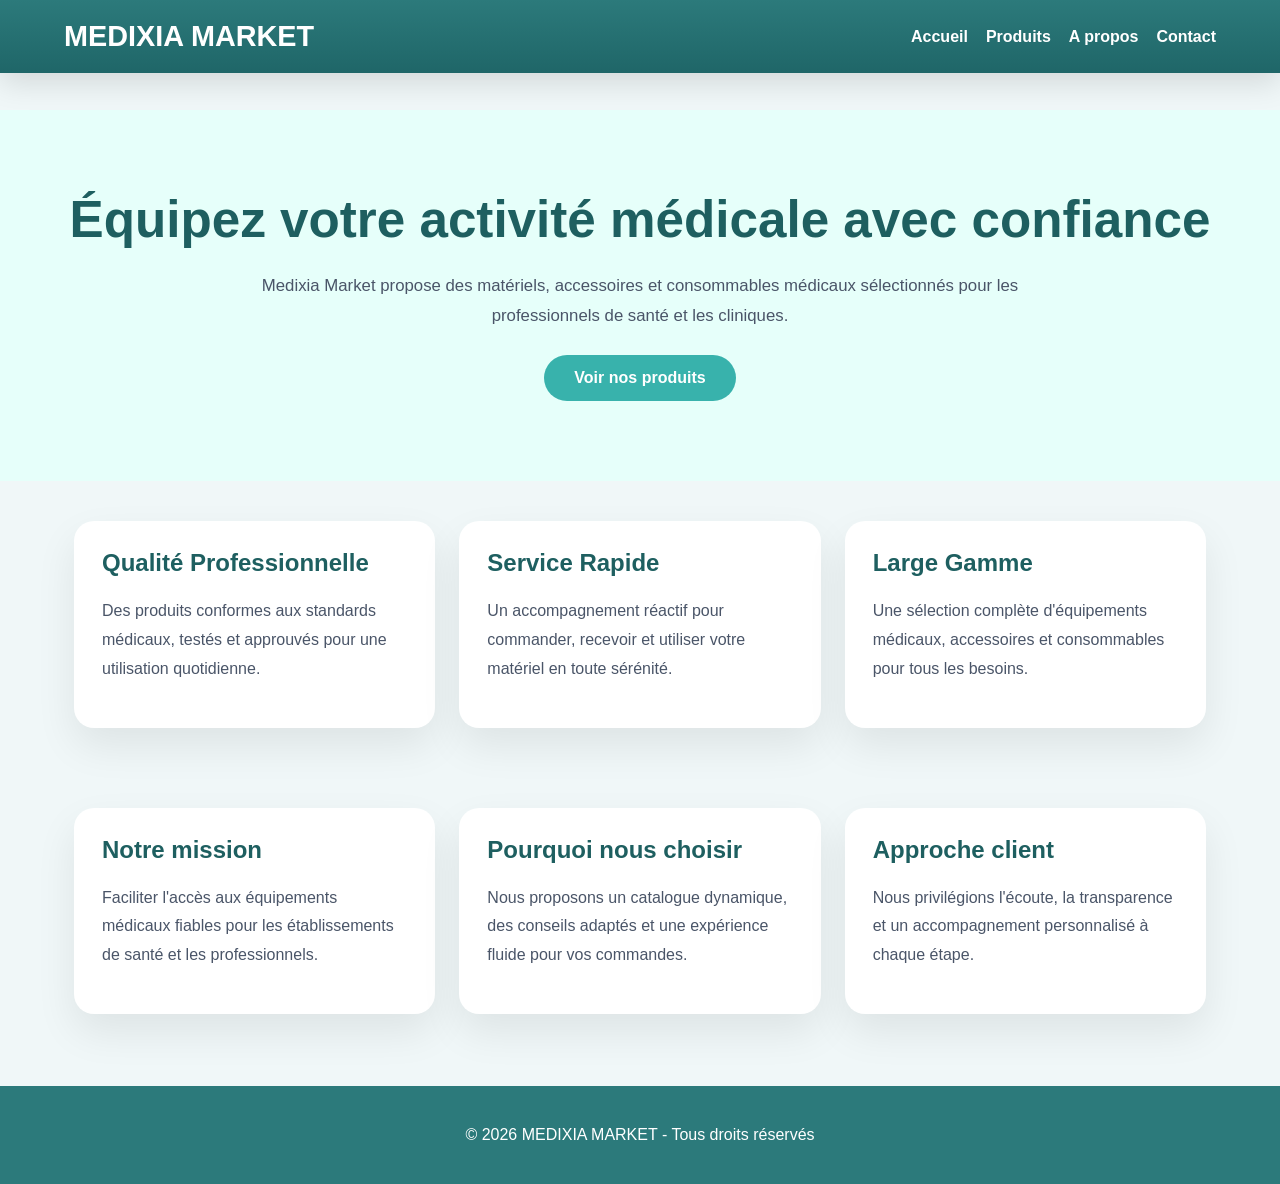
<file: index.html>
﻿<!DOCTYPE html>
<html lang="fr">

<head>
    <meta charset="UTF-8">
    <meta name="viewport" content="width=device-width, initial-scale=1.0">
    <title>MEDIXIA MARKET</title>
    <meta name="description" content="Medixia Market propose des équipements médicaux, accessoires et consommables pour professionnels de santé et cliniques.">
    <meta name="keywords" content="équipements médicaux, matériel médical, consommables médicaux, professionnels de santé, MEDIXIA MARKET">
    <meta name="author" content="MEDIXIA MARKET">
    <meta name="robots" content="index, follow">
    <link rel="stylesheet" href="style.css">
</head>

<body>
    <header>
        <div class="header-inner">
            <div>
                <h1>MEDIXIA MARKET</h1>
                <!-- <p class="site-tagline">Votre partenaire pour des équipements médicaux fiables et accessibles.</p> -->
            </div>
            <button class="nav-toggle" aria-expanded="false" aria-label="Ouvrir le menu">☰</button>
            <nav class="nav-links">
                <a href="index.html">Accueil</a>
                <a href="produits.html">Produits</a>
                <a href="apropos.html">A propos</a>
                <a href="contact.html">Contact</a>
            </nav>
        </div>
    </header>

    <main>
        <section class="hero">
            <h1>Équipez votre activité médicale avec confiance</h1>
            <p>Medixia Market propose des matériels, accessoires et consommables médicaux sélectionnés pour les professionnels de santé et les cliniques.</p>
            <a class="btn" href="produits.html">Voir nos produits</a>
        </section>

        <section class="container features">
            <article class="feature">
                <h2>Qualité Professionnelle</h2>
                <p>Des produits conformes aux standards médicaux, testés et approuvés pour une utilisation quotidienne.</p>
            </article>
            <article class="feature">
                <h2>Service Rapide</h2>
                <p>Un accompagnement réactif pour commander, recevoir et utiliser votre matériel en toute sérénité.</p>
            </article>
            <article class="feature">
                <h2>Large Gamme</h2>
                <p>Une sélection complète d'équipements médicaux, accessoires et consommables pour tous les besoins.</p>
            </article>
        </section>

        <section class="container info-grid">
            <article class="info-card">
                <h2>Notre mission</h2>
                <p>Faciliter l'accès aux équipements médicaux fiables pour les établissements de santé et les professionnels.</p>
            </article>
            <article class="info-card">
                <h2>Pourquoi nous choisir</h2>
                <p>Nous proposons un catalogue dynamique, des conseils adaptés et une expérience fluide pour vos commandes.</p>
            </article>
            <article class="info-card">
                <h2>Approche client</h2>
                <p>Nous privilégions l'écoute, la transparence et un accompagnement personnalisé à chaque étape.</p>
            </article>
        </section>
    </main>

    <footer>
        <p>© 2026 MEDIXIA MARKET - Tous droits réservés</p>
    </footer>

    <script src="script.js"></script>
</body>

</html>
</file>
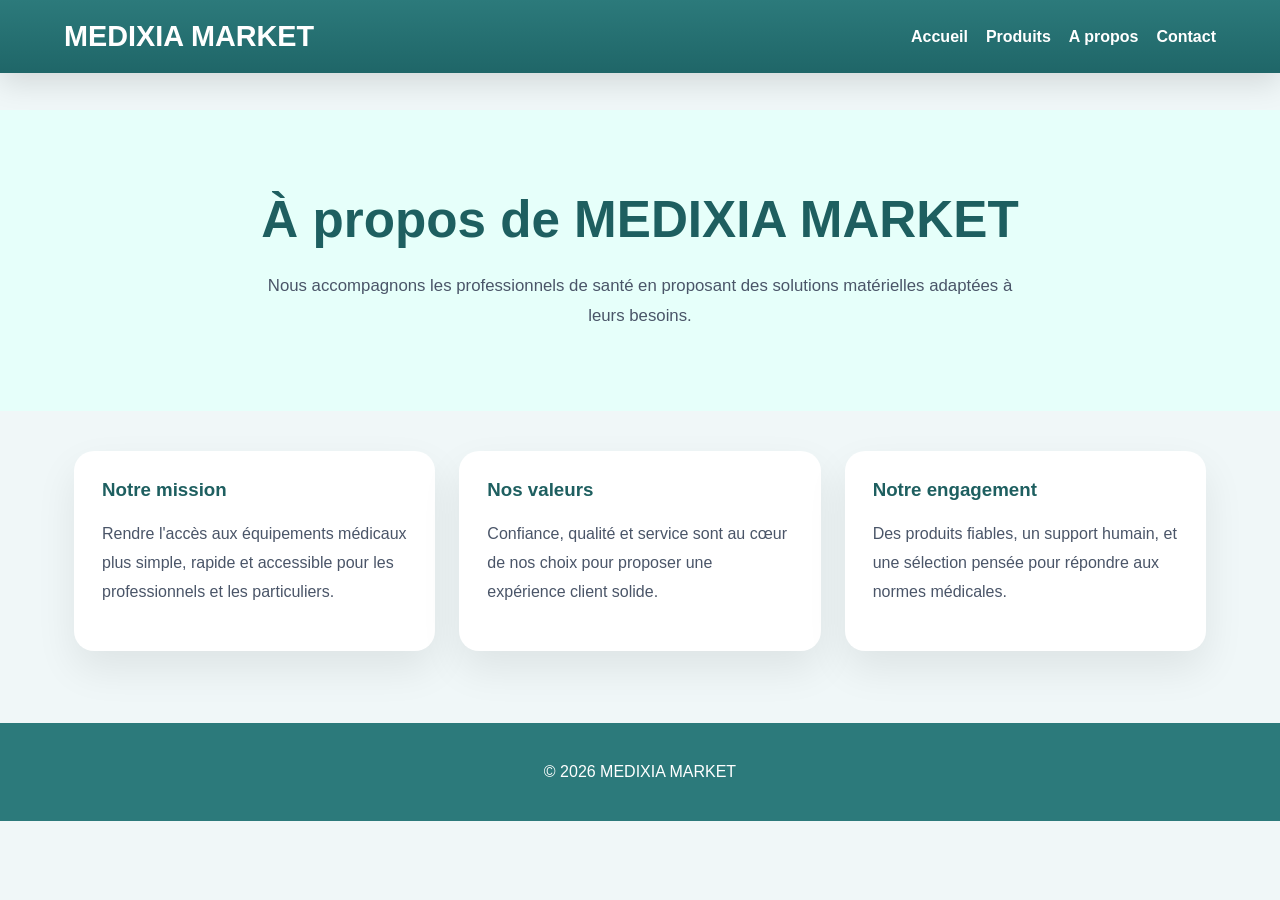
<file: apropos.html>
﻿<!DOCTYPE html>
<html lang="fr">

<head>
    <meta charset="UTF-8">
    <meta name="viewport" content="width=device-width, initial-scale=1.0">
    <title>A propos - MEDIXIA MARKET</title>
    <meta name="description" content="Découvrez l'histoire, les valeurs et l'engagement de MEDIXIA MARKET pour fournir des matériels médicaux fiables et accessibles.">
    <meta name="keywords" content="MEDIXIA MARKET, à propos, matériel médical, engagement santé, valeurs entreprise">
    <meta name="author" content="MEDIXIA MARKET">
    <meta name="robots" content="index, follow">
    <link rel="stylesheet" href="style.css">
</head>

<body>
    <header>
        <div class="header-inner">
            <div>
                <h1>MEDIXIA MARKET</h1>
                <!-- <p class="site-tagline">Entreprise dédiée à la fourniture de matériels médicaux de confiance.</p> -->
            </div>
            <button class="nav-toggle" aria-expanded="false" aria-label="Ouvrir le menu">☰</button>
            <nav class="nav-links">
                <a href="index.html">Accueil</a>
                <a href="produits.html">Produits</a>
                <a href="apropos.html">A propos</a>
                <a href="contact.html">Contact</a>
            </nav>
        </div>
    </header>

    <main>
        <section class="hero hero-small">
            <h1>À propos de MEDIXIA MARKET</h1>
            <p>Nous accompagnons les professionnels de santé en proposant des solutions matérielles adaptées à leurs besoins.</p>
        </section>

        <section class="container about-grid">
            <article class="about-card">
                <h3>Notre mission</h3>
                <p>Rendre l'accès aux équipements médicaux plus simple, rapide et accessible pour les professionnels et les particuliers.</p>
            </article>
            <article class="about-card">
                <h3>Nos valeurs</h3>
                <p>Confiance, qualité et service sont au cœur de nos choix pour proposer une expérience client solide.</p>
            </article>
            <article class="about-card">
                <h3>Notre engagement</h3>
                <p>Des produits fiables, un support humain, et une sélection pensée pour répondre aux normes médicales.</p>
            </article>
        </section>
    </main>

    <footer>
        <p>© 2026 MEDIXIA MARKET</p>
    </footer>

    <script src="script.js"></script>
</body>

</html>
</file>
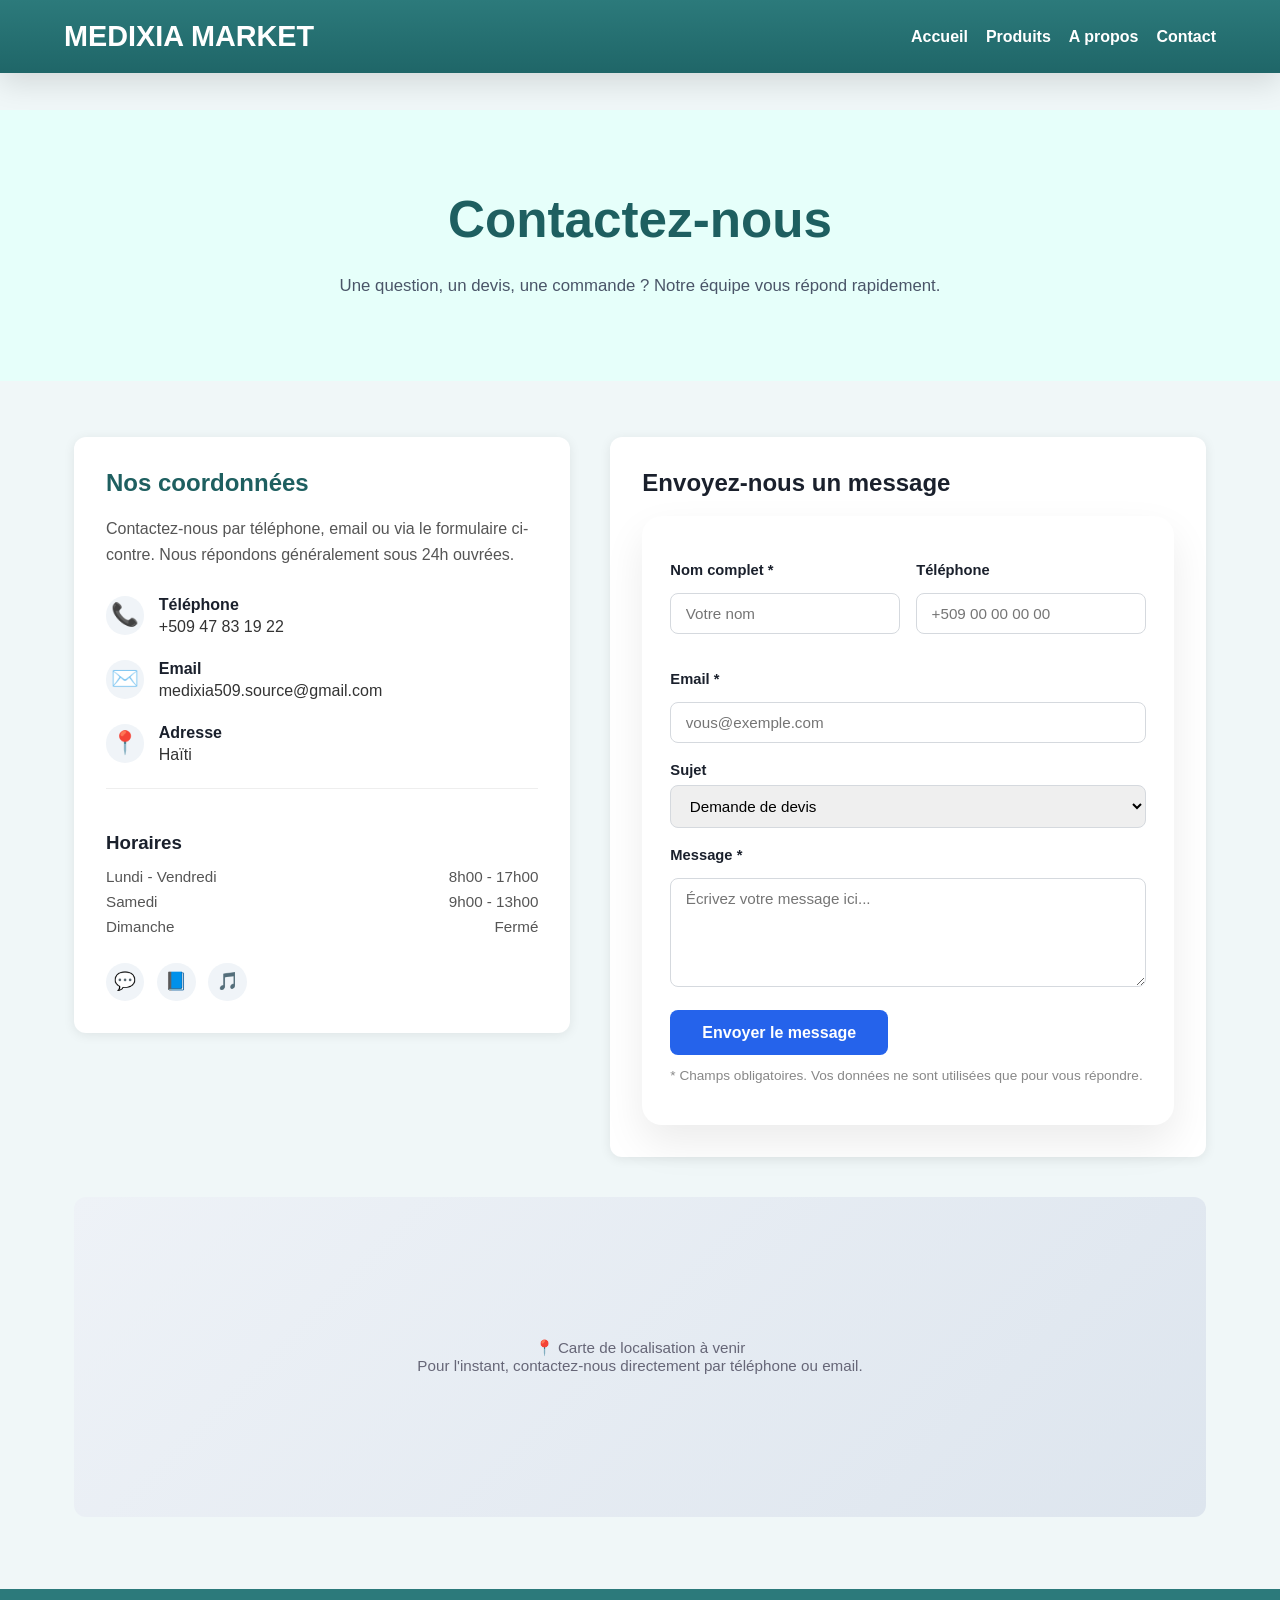
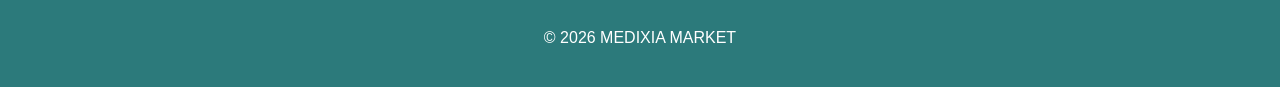
<file: contact.html>
<!DOCTYPE html>
<html lang="fr">

<head>
    <meta charset="UTF-8">
    <meta name="viewport" content="width=device-width, initial-scale=1.0">
    <title>Contact - MEDIXIA MARKET</title>
    <meta name="description" content="Contactez MEDIXIA MARKET pour toute question sur nos produits médicaux, devis ou demande de collaboration.">
    <meta name="keywords" content="contact, MEDIXIA MARKET, équipement médical, devis, support">
    <meta name="author" content="MEDIXIA MARKET">
    <meta name="robots" content="index, follow">
    <link rel="stylesheet" href="style.css">
    <style>
        .contact-wrapper {
            display: grid;
            grid-template-columns: 1fr 1.2fr;
            gap: 2.5rem;
            align-items: start;
            margin-top: 1rem;
        }

        @media (max-width: 800px) {
            .contact-wrapper {
                grid-template-columns: 1fr;
            }
        }

        .contact-info,
        .contact-form-card {
            background: #ffffff;
            border-radius: 12px;
            padding: 2rem;
            box-shadow: 0 2px 12px rgba(0, 0, 0, 0.08);
        }

        .contact-info h2,
        .contact-form-card h2 {
            margin-top: 0;
            margin-bottom: 1.2rem;
        }

        .contact-info p.lead {
            color: #555;
            margin-bottom: 1.8rem;
            line-height: 1.6;
        }

        .contact-item {
            display: flex;
            align-items: flex-start;
            gap: 0.9rem;
            margin-bottom: 1.5rem;
        }

        .contact-item .icon {
            font-size: 1.4rem;
            line-height: 1;
            flex-shrink: 0;
            width: 2.4rem;
            height: 2.4rem;
            display: flex;
            align-items: center;
            justify-content: center;
            background: #f0f4f8;
            border-radius: 50%;
        }

        .contact-item h3 {
            margin: 0 0 0.25rem 0;
            font-size: 1rem;
        }

        .contact-item a,
        .contact-item span {
            color: #333;
            text-decoration: none;
        }

        .contact-item a:hover {
            text-decoration: underline;
        }

        .contact-hours {
            margin-top: 1.5rem;
            padding-top: 1.5rem;
            border-top: 1px solid #eee;
        }

        .contact-hours h3 {
            margin-bottom: 0.6rem;
        }

        .contact-hours ul {
            list-style: none;
            padding: 0;
            margin: 0;
            color: #555;
        }

        .contact-hours li {
            display: flex;
            justify-content: space-between;
            padding: 0.25rem 0;
            font-size: 0.95rem;
        }

        .contact-social {
            margin-top: 1.5rem;
            display: flex;
            gap: 0.8rem;
        }

        .contact-social a {
            display: inline-flex;
            align-items: center;
            justify-content: center;
            width: 2.4rem;
            height: 2.4rem;
            border-radius: 50%;
            background: #f0f4f8;
            text-decoration: none;
            font-size: 1.1rem;
        }

        .form-group {
            margin-bottom: 1.2rem;
        }

        .form-group label {
            display: block;
            margin-bottom: 0.4rem;
            font-weight: 600;
            font-size: 0.92rem;
        }

        .form-group input,
        .form-group select,
        .form-group textarea {
            width: 100%;
            padding: 0.7rem 0.9rem;
            border: 1px solid #d5d9de;
            border-radius: 8px;
            font-size: 0.95rem;
            font-family: inherit;
            box-sizing: border-box;
            transition: border-color 0.2s;
        }

        .form-group input:focus,
        .form-group select:focus,
        .form-group textarea:focus {
            outline: none;
            border-color: #2563eb;
        }

        .form-row {
            display: grid;
            grid-template-columns: 1fr 1fr;
            gap: 1rem;
        }

        @media (max-width: 500px) {
            .form-row {
                grid-template-columns: 1fr;
            }
        }

        .submit-btn {
            background: #2563eb;
            color: #fff;
            border: none;
            padding: 0.85rem 2rem;
            border-radius: 8px;
            font-size: 1rem;
            font-weight: 600;
            cursor: pointer;
            transition: background 0.2s, transform 0.15s;
        }

        .submit-btn:hover {
            background: #1d4ed8;
            transform: translateY(-1px);
        }

        .submit-btn:disabled {
            background: #93b4f0;
            cursor: not-allowed;
            transform: none;
        }

        .form-note {
            font-size: 0.85rem;
            color: #888;
            margin-top: 0.8rem;
        }

        .form-success,
        .form-error {
            display: none;
            padding: 1rem 1.2rem;
            border-radius: 8px;
            margin-bottom: 1.2rem;
            font-size: 0.95rem;
        }

        .form-success {
            background: #e6f7ec;
            color: #1e7d3c;
        }

        .form-error {
            background: #fdecea;
            color: #c0392b;
        }

        .form-success.show,
        .form-error.show {
            display: block;
        }

        .map-section {
            margin-top: 2.5rem;
        }

        .map-placeholder {
            width: 100%;
            height: 320px;
            border-radius: 12px;
            background: linear-gradient(135deg, #eef2f7, #dde5ee);
            display: flex;
            align-items: center;
            justify-content: center;
            color: #667;
            font-size: 0.95rem;
            text-align: center;
            padding: 1rem;
            box-sizing: border-box;
        }
    </style>
</head>

<body>
    <header>
        <div class="header-inner">
            <div>
                <h1>MEDIXIA MARKET</h1>
            </div>
            <button class="nav-toggle" aria-expanded="false" aria-label="Ouvrir le menu">☰</button>
            <nav class="nav-links">
                <a href="index.html">Accueil</a>
                <a href="produits.html">Produits</a>
                <a href="apropos.html">A propos</a>
                <a href="contact.html">Contact</a>
            </nav>
        </div>
    </header>

    <main>
        <section class="hero hero-small">
            <h1>Contactez-nous</h1>
            <p>Une question, un devis, une commande ? Notre équipe vous répond rapidement.</p>
        </section>

        <section class="container" id="contact">
            <div class="contact-wrapper">

                <!-- Informations de contact -->
                <div class="contact-info">
                    <h2>Nos coordonnées</h2>
                    <p class="lead">Contactez-nous par téléphone, email ou via le formulaire ci-contre. Nous répondons généralement sous 24h ouvrées.</p>

                    <div class="contact-item">
                        <div class="icon">📞</div>
                        <div>
                            <h3>Téléphone</h3>
                            <a href="tel:+50947831922">+509 47 83 19 22</a>
                        </div>
                    </div>

                    <div class="contact-item">
                        <div class="icon">✉️</div>
                        <div>
                            <h3>Email</h3>
                            <a href="mailto:medixia509.source@gmail.com">medixia509.source@gmail.com</a>
                        </div>
                    </div>

                    <div class="contact-item">
                        <div class="icon">📍</div>
                        <div>
                            <h3>Adresse</h3>
                            <span>Haïti</span>
                        </div>
                    </div>

                    <div class="contact-hours">
                        <h3>Horaires</h3>
                        <ul>
                            <li><span>Lundi - Vendredi</span><span>8h00 - 17h00</span></li>
                            <li><span>Samedi</span><span>9h00 - 13h00</span></li>
                            <li><span>Dimanche</span><span>Fermé</span></li>
                        </ul>
                    </div>

                    <div class="contact-social">
                        <a href="https://wa.me/50947831922" target="_blank" rel="noopener noreferrer" aria-label="WhatsApp" title="WhatsApp">💬</a>
                        <a href="https://www.facebook.com/medixia509.source" target="_blank" rel="noopener noreferrer" aria-label="Facebook" title="Facebook">📘</a>
                        <a href="https://www.tiktok.com/@medixia_source2.0" target="_blank" rel="noopener noreferrer" aria-label="TikTok" title="TikTok">🎵</a>
                    </div>
                </div>

                <!-- Formulaire de contact -->
                <div class="contact-form-card">
                    <h2>Envoyez-nous un message</h2>

                    <div class="form-success" id="formSuccess">
                        ✅ Merci ! Votre message a bien été envoyé. Nous vous répondrons très vite.
                    </div>

                    <div class="form-error" id="formError">
                        ❌ Une erreur est survenue. Veuillez réessayer ou nous contacter directement par téléphone/WhatsApp.
                    </div>

                    <form id="contactForm" action="https://formspree.io/f/mlgqyopy" method="POST">
                        <div class="form-row">
                            <div class="form-group">
                                <label for="nom">Nom complet *</label>
                                <input type="text" id="nom" name="nom" required placeholder="Votre nom">
                            </div>
                            <div class="form-group">
                                <label for="telephone">Téléphone</label>
                                <input type="tel" id="telephone" name="telephone" placeholder="+509 00 00 00 00">
                            </div>
                        </div>

                        <div class="form-group">
                            <label for="email">Email *</label>
                            <input type="email" id="email" name="email" required placeholder="vous@exemple.com">
                        </div>

                        <div class="form-group">
                            <label for="sujet">Sujet</label>
                            <select id="sujet" name="sujet">
                                <option value="devis">Demande de devis</option>
                                <option value="commande">Suivi de commande</option>
                                <option value="produit">Question sur un produit</option>
                                <option value="autre">Autre</option>
                            </select>
                        </div>

                        <div class="form-group">
                            <label for="message">Message *</label>
                            <textarea id="message" name="message" rows="5" required placeholder="Écrivez votre message ici..."></textarea>
                        </div>

                        <button type="submit" class="submit-btn" id="submitBtn">Envoyer le message</button>
                        <p class="form-note">* Champs obligatoires. Vos données ne sont utilisées que pour vous répondre.</p>
                    </form>
                </div>
            </div>

            <div class="map-section">
                <div class="map-placeholder">
                    📍 Carte de localisation à venir<br>
                    Pour l'instant, contactez-nous directement par téléphone ou email.
                </div>
            </div>
        </section>
    </main>

    <footer>
        <p>© 2026 MEDIXIA MARKET</p>
    </footer>

    <script>
        document.addEventListener("DOMContentLoaded", function () {
            const navToggle = document.querySelector(".nav-toggle");
            const navLinks = document.querySelector(".nav-links");
            if (navToggle && navLinks) {
                navToggle.addEventListener("click", function () {
                    const isOpen = navLinks.classList.toggle("open");
                    navToggle.setAttribute("aria-expanded", isOpen.toString());
                });
                navLinks.querySelectorAll("a").forEach(link => {
                    link.addEventListener("click", () => {
                        navLinks.classList.remove("open");
                        navToggle.setAttribute("aria-expanded", "false");
                    });
                });
            }

            const btnTop = document.createElement("button");
            btnTop.className = "back-to-top";
            btnTop.setAttribute("aria-label", "Remonter en haut");
            btnTop.innerHTML = "↑";
            document.body.appendChild(btnTop);
            window.addEventListener("scroll", () => {
                btnTop.classList.toggle("show", window.scrollY > 200);
            });
            btnTop.addEventListener("click", () => {
                window.scrollTo({ top: 0, behavior: "smooth" });
            });

            // ===============================
            // ENVOI RÉEL DU FORMULAIRE (via Formspree)
            // ===============================
            const form = document.getElementById("contactForm");
            const success = document.getElementById("formSuccess");
            const error = document.getElementById("formError");
            const submitBtn = document.getElementById("submitBtn");

            if (form) {
                form.addEventListener("submit", async function (e) {
                    e.preventDefault();

                    success.classList.remove("show");
                    error.classList.remove("show");
                    submitBtn.disabled = true;
                    submitBtn.textContent = "Envoi en cours...";

                    try {
                        const response = await fetch(form.action, {
                            method: "POST",
                            body: new FormData(form),
                            headers: { "Accept": "application/json" }
                        });

                        if (response.ok) {
                            success.classList.add("show");
                            form.reset();
                            success.scrollIntoView({ behavior: "smooth", block: "center" });
                            setTimeout(() => success.classList.remove("show"), 6000);
                        } else {
                            error.classList.add("show");
                            error.scrollIntoView({ behavior: "smooth", block: "center" });
                        }
                    } catch (err) {
                        error.classList.add("show");
                        error.scrollIntoView({ behavior: "smooth", block: "center" });
                    } finally {
                        submitBtn.disabled = false;
                        submitBtn.textContent = "Envoyer le message";
                    }
                });
            }
        });
    </script>
</body>

</html>
</file>
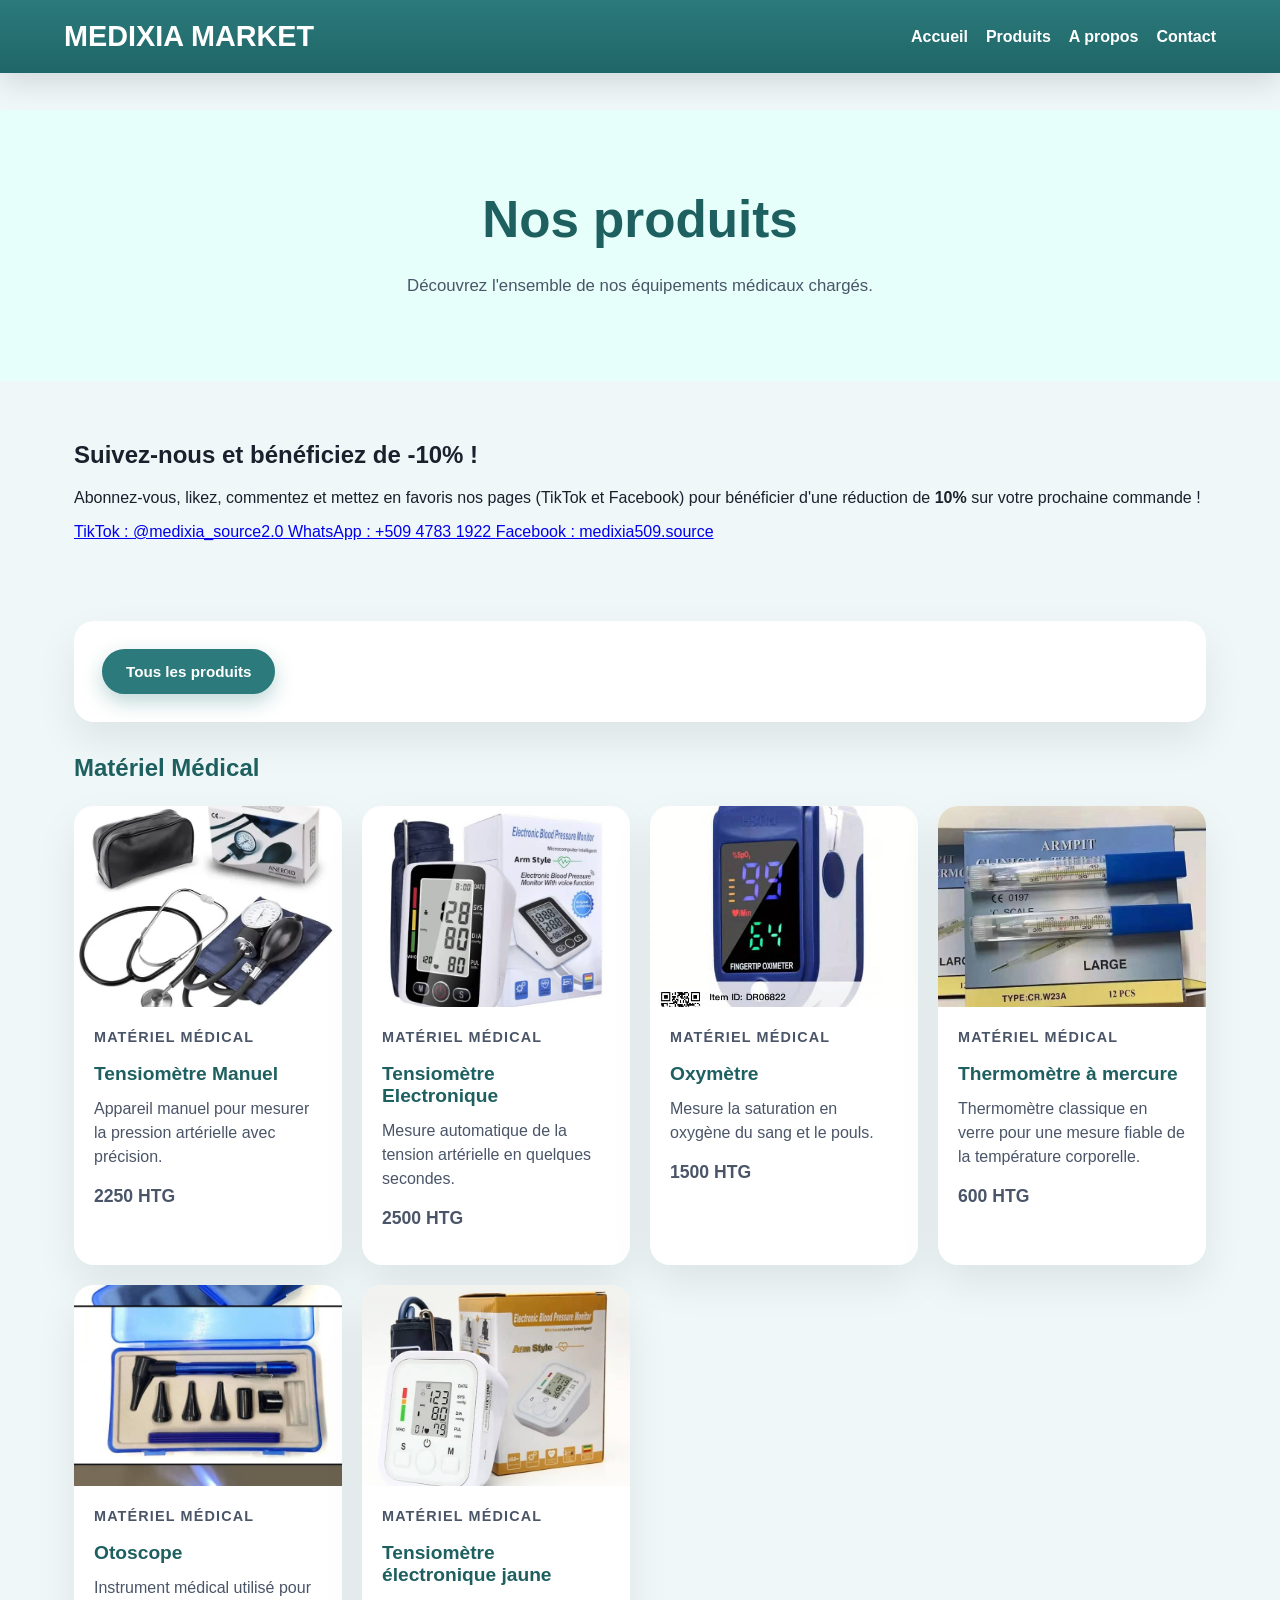
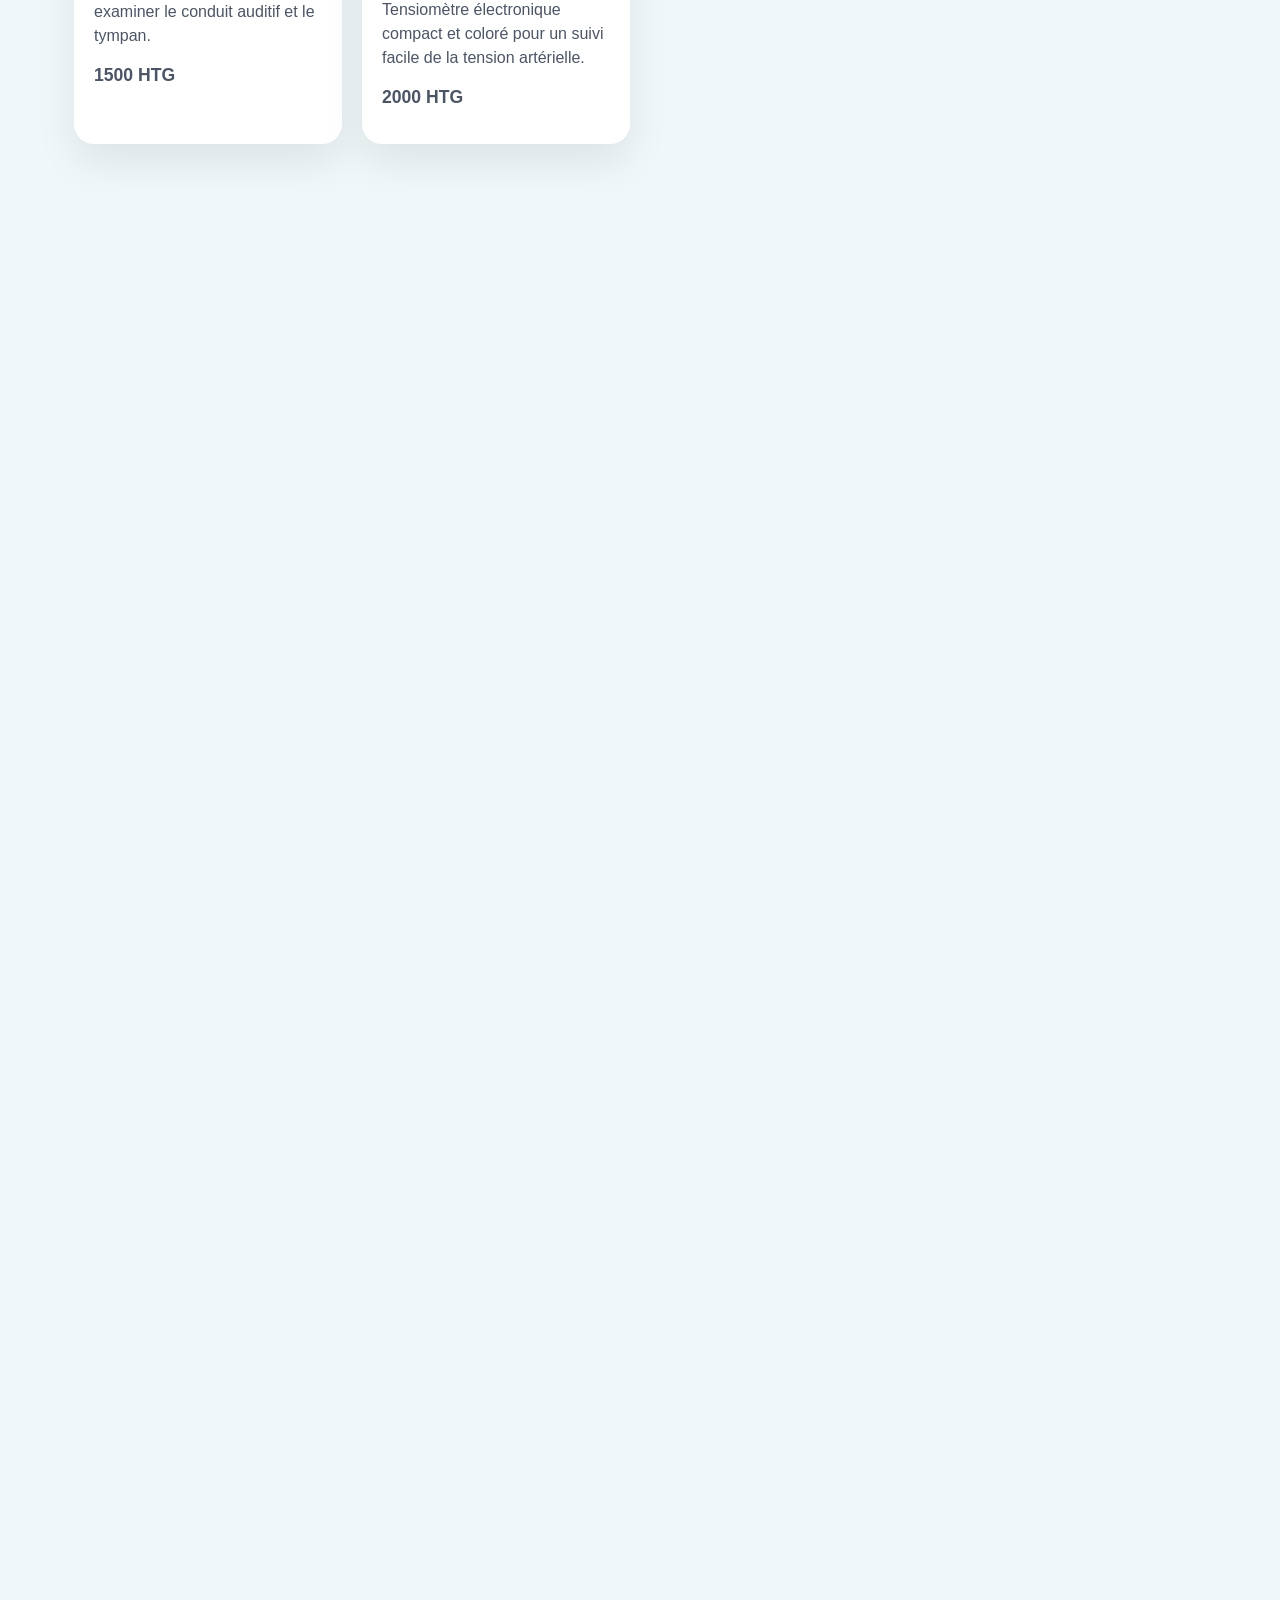
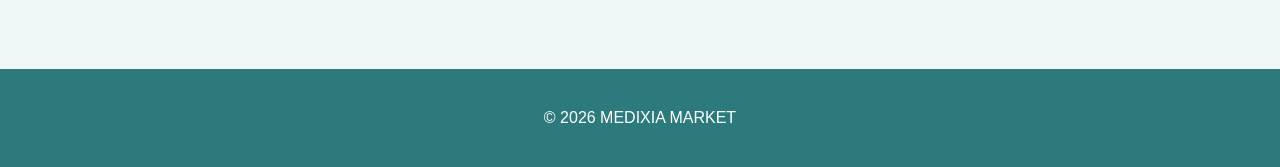
<file: produits.html>
<!DOCTYPE html>
<html lang="fr">

<head>
    <meta charset="UTF-8">
    <meta name="viewport" content="width=device-width, initial-scale=1.0">
    <title>Produits - MEDIXIA MARKET</title>
    <meta name="description" content="Parcourez le catalogue de produits médicaux de MEDIXIA MARKET : équipements, accessoires et consommables pour professionnels de santé.">
    <meta name="keywords" content="produits médicaux, catalogue médical, équipement médical, accessoires médicaux, consommables médicaux">
    <meta name="author" content="MEDIXIA MARKET">
    <meta name="robots" content="index, follow">
    <link rel="stylesheet" href="style.css">
</head>

<body>
    <header>
        <div class="header-inner">
            <div>
                <h1>MEDIXIA MARKET</h1>
            </div>
            <button class="nav-toggle" aria-expanded="false" aria-label="Ouvrir le menu">☰</button>
            <nav class="nav-links">
                <a href="index.html">Accueil</a>
                <a href="produits.html">Produits</a>
                <a href="apropos.html">A propos</a>
                <a href="contact.html">Contact</a>
            </nav>
        </div>
    </header>

    <main>
        <section class="hero hero-small">
            <h1>Nos produits</h1>
            <p>Découvrez l'ensemble de nos équipements médicaux chargés.</p>
        </section>

        <!-- ===============================
             SECTION RÉSEAUX SOCIAUX / PROMO -10%
        =============================== -->
        <section class="container social-promo">
            <h2>Suivez-nous et bénéficiez de -10% !</h2>
            <p>
                Abonnez-vous, likez, commentez et mettez en favoris nos pages
                (TikTok et Facebook) pour bénéficier d'une réduction de <strong>10%</strong>
                sur votre prochaine commande !
            </p>
            <div class="social-links">
                <a href="https://www.tiktok.com/@medixia_source2.0" target="_blank" rel="noopener noreferrer">
                    TikTok : @medixia_source2.0
                </a>
                <a href="https://wa.me/50947831922" target="_blank" rel="noopener noreferrer">
                    WhatsApp : +509 4783 1922
                </a>
                <a href="https://www.facebook.com/medixia509.source" target="_blank" rel="noopener noreferrer">
                    Facebook : medixia509.source
                </a>
            </div>
        </section>

        <section class="container" id="catalogue">

            <div id="filter-container" class="filter-container">
                <div id="filter-buttons" class="filter-buttons">
                    <button class="filter-btn active" data-category="all">Tous les produits</button>
                </div>
            </div>

            <div id="products-container">

                <section class="product-section">
                    <h2>Matériel Médical</h2>
                    <div class="products">
                        <article class="card">
                            <img src="site0.jpg" alt="Tensiomètre Manuel">
                            <div class="product-meta">
                                <p class="category">Matériel Médical</p>
                                <h3>Tensiomètre Manuel</h3>
                                <p>Appareil manuel pour mesurer la pression artérielle avec précision.</p>
                                <p class="price">2250 HTG</p>
                            </div>
                        </article>

                        <article class="card">
                            <img src="site10.jpg" alt="Tensiomètre Electronique">
                            <div class="product-meta">
                                <p class="category">Matériel Médical</p>
                                <h3>Tensiomètre Electronique</h3>
                                <p>Mesure automatique de la tension artérielle en quelques secondes.</p>
                                <p class="price">2500 HTG</p>
                            </div>
                        </article>

                        <article class="card">
                            <img src="site2.jpg" alt="Oxymètre">
                            <div class="product-meta">
                                <p class="category">Matériel Médical</p>
                                <h3>Oxymètre</h3>
                                <p>Mesure la saturation en oxygène du sang et le pouls.</p>
                                <p class="price">1500 HTG</p>
                            </div>
                        </article>

                        <article class="card">
                            <img src="sheriff2.jpg" alt="Thermomètre à mercure">
                            <div class="product-meta">
                                <p class="category">Matériel Médical</p>
                                <h3>Thermomètre à mercure</h3>
                                <p>Thermomètre classique en verre pour une mesure fiable de la température corporelle.</p>
                                <p class="price">600 HTG</p>
                            </div>
                        </article>

                        <article class="card">
                            <img src="site5.jpg" alt="Otoscope">
                            <div class="product-meta">
                                <p class="category">Matériel Médical</p>
                                <h3>Otoscope</h3>
                                <p>Instrument médical utilisé pour examiner le conduit auditif et le tympan.</p>
                                <p class="price">1500 HTG</p>
                            </div>
                        </article>

                        <article class="card">
                            <img src="sheriff4.jpg" alt="Tensiomètre électronique jaune">
                            <div class="product-meta">
                                <p class="category">Matériel Médical</p>
                                <h3>Tensiomètre électronique jaune</h3>
                                <p>Tensiomètre électronique compact et coloré pour un suivi facile de la tension artérielle.</p>
                                <p class="price">2000 HTG</p>
                            </div>
                        </article>
                    </div>
                </section>

                <section class="product-section">
                    <h2>Accessoires Médicaux</h2>
                    <div class="products">
                        <article class="card">
                            <img src="site24.jpg" alt="Penlight Médical">
                            <div class="product-meta">
                                <p class="category">Accessoires Médicaux</p>
                                <h3>Penlight Médical</h3>
                                <p>Lampe compacte pour les examens médicaux de précision.</p>
                                <p class="price">750 HTG</p>
                            </div>
                        </article>

                        <article class="card">
                            <img src="site3.jpg" alt="Stéthoscope">
                            <div class="product-meta">
                                <p class="category">Accessoires Médicaux</p>
                                <h3>Stéthoscope</h3>
                                <p>Instrument professionnel pour écouter les sons du cœur et des poumons.</p>
                                <p class="price">1500 HTG</p>
                            </div>
                        </article>

                        <article class="card">
                            <img src="site6.jpg" alt="Bonnets jetables">
                            <div class="product-meta">
                                <p class="category">Accessoires Médicaux</p>
                                <h3>Bonnets jetables</h3>
                                <p>Bonnets en tissu non-tissé, légers et respirants, pour couvrir les cheveux et garantir l'hygiène en milieu médical.</p>
                                <p class="price">1750 HTG</p>
                            </div>
                        </article>

                        <article class="card">
                            <img src="site1.jpg" alt="Gants propres">
                            <div class="product-meta">
                                <p class="category">Accessoires Médicaux</p>
                                <h3>Gants propres</h3>
                                <p>Boîte de gants propres, souples et résistants, pour un usage médical quotidien.</p>
                                <p class="price">1100 HTG</p>
                            </div>
                        </article>

                        <article class="card">
                            <img src="sheriff1.jpg" alt="Penlight rechargeable">
                            <div class="product-meta">
                                <p class="category">Accessoires Médicaux</p>
                                <h3>Penlight rechargeable</h3>
                                <p>Lampe d'examen rechargeable par USB, pratique et économique à l'usage.</p>
                                <p class="price">1250 HTG</p>
                            </div>
                        </article>
                    </div>
                </section>

                <section class="product-section">
                    <h2>Équipements Médicaux</h2>
                    <div class="products">
                        <article class="card">
                            <img src="site12.jpg" alt="Oxymètre">
                            <div class="product-meta">
                                <p class="category">Équipements Médicaux</p>
                                <h3>Oxymetre</h3>
                                <p>Appareil léger et précis pour mesurer la saturation en oxygène du sang et le pouls.</p>
                                <p class="price">1500 HTG</p>
                            </div>
                        </article>

                        <article class="card">
                            <img src="site14.jpg" alt="Glucomètre complet">
                            <div class="product-meta">
                                <p class="category">Équipements Médicaux</p>
                                <h3>Glucomètre complet</h3>
                                <p>Kit complet pour mesurer la glycémie avec résultats rapides.</p>
                                <p class="price">3750 HTG</p>
                            </div>
                        </article>
                    </div>
                </section>

                <section class="product-section">
                    <h2>Vêtements Professionnels</h2>
                    <div class="products">
                        <article class="card">
                            <img src="site19.jpg" alt="Blouse Manche Longue">
                            <div class="product-meta">
                                <p class="category">Vêtements Professionnels</p>
                                <h3>Blouse Manche Longue</h3>
                                <p>Blouse médicale confortable et résistante pour usage quotidien.</p>
                                <p class="price">2000 HTG</p>
                            </div>
                        </article>

                        <article class="card">
                            <img src="site20.jpg" alt="Blouse Manche Courte">
                            <div class="product-meta">
                                <p class="category">Vêtements Professionnels</p>
                                <h3>Blouse Manche Courte</h3>
                                <p>Blouse légère idéale pour le travail en environnement médical.</p>
                                <p class="price">1750 HTG</p>
                            </div>
                        </article>

                        <article class="card">
                            <img src="site21.jpg" alt="Bottines Infirmières">
                            <div class="product-meta">
                                <p class="category">Vêtements Professionnels</p>
                                <h3>Bottines Infirmières</h3>
                                <p>Chaussures de travail confortables et antidérapantes.</p>
                                <p class="price">3500 HTG</p>
                            </div>
                        </article>

                        <article class="card">
                            <img src="site9.jpg" alt="Blouse chirurgicale">
                            <div class="product-meta">
                                <p class="category">Vêtements Professionnels</p>
                                <h3>Blouse chirurgicale</h3>
                                <p>Blouse stérile à usage médical, conçue pour le bloc opératoire.</p>
                                <p class="price">2000 HTG</p>
                            </div>
                        </article>
                    </div>
                </section>

                <section class="product-section">
                    <h2>Autres</h2>
                    <div class="products">
                        <article class="card">
                            <img src="site22.jpg" alt="Thermomètre Digital">
                            <div class="product-meta">
                                <p class="category">Matériel Médical</p>
                                <h3>Thermomètre Digital</h3>
                                <p>Thermomètre rapide et précis pour usage quotidien.</p>
                                <p class="price">600 HTG</p>
                            </div>
                        </article>

                        <article class="card">
                            <img src="sheriff.jpg" alt="Scrub medical">
                            <div class="product-meta">
                                <p class="category">Accessoires Médicaux</p>
                                <h3>Scrub medical</h3>
                                <p>Tenue médicale deux pièces, confortable et résistante, idéale pour le personnel soignant au quotidien.</p>
                                <p class="price">2000 HTG</p>
                            </div>
                        </article>
                    </div>
                </section>

            </div>
        </section>
    </main>

    <footer>
        <p>© 2026 MEDIXIA MARKET</p>
    </footer>

    <script>
        document.addEventListener("DOMContentLoaded", function () {

            // ===============================
            // EFFET D'APPARITION AU SCROLL
            // ===============================
            function appearOnScroll() {
                const sections = document.querySelectorAll("section, .container");
                const windowBottom = window.innerHeight + window.scrollY;
                sections.forEach(sec => {
                    sec.style.opacity = 0;
                    sec.style.transition = "opacity 1s ease-out, transform 1s ease-out";
                    sec.style.transform = "translateY(30px)";
                    if (windowBottom > sec.offsetTop + 50) {
                        sec.style.opacity = 1;
                        sec.style.transform = "translateY(0)";
                    }
                });
            }
            window.addEventListener("scroll", appearOnScroll);
            appearOnScroll();

            // ===============================
            // MENU MOBILE
            // ===============================
            const navToggle = document.querySelector(".nav-toggle");
            const navLinks = document.querySelector(".nav-links");
            if (navToggle && navLinks) {
                navToggle.addEventListener("click", function () {
                    const isOpen = navLinks.classList.toggle("open");
                    navToggle.setAttribute("aria-expanded", isOpen.toString());
                });

                navLinks.querySelectorAll("a").forEach(link => {
                    link.addEventListener("click", () => {
                        navLinks.classList.remove("open");
                        navToggle.setAttribute("aria-expanded", "false");
                    });
                });
            }

            // ===============================
            // ANIMATION DES CARTES
            // ===============================
            document.querySelectorAll(".card").forEach(card => {
                card.style.transition = "transform 0.3s, box-shadow 0.3s";
                card.addEventListener("mouseover", () => {
                    card.style.transform = "scale(1.07)";
                    card.style.boxShadow = "0 8px 20px rgba(0,0,0,0.3)";
                });
                card.addEventListener("mouseout", () => {
                    card.style.transform = "scale(1)";
                    card.style.boxShadow = "0 2px 8px rgba(0,0,0,0.1)";
                });
            });

            // ===============================
            // BOUTON HAUT DE PAGE
            // ===============================
            const btnTop = document.createElement("button");
            btnTop.className = "back-to-top";
            btnTop.setAttribute("aria-label", "Remonter en haut");
            btnTop.innerHTML = "↑";
            document.body.appendChild(btnTop);

            window.addEventListener("scroll", () => {
                btnTop.classList.toggle("show", window.scrollY > 200);
            });

            btnTop.addEventListener("click", () => {
                window.scrollTo({ top: 0, behavior: "smooth" });
            });
        });
    </script>
</body>

</html>
</file>
<file: style.css>
:root {
    --bg: #f0f7f8;
    --surface: #ffffff;
    --primary: #2c7a7b;
    --primary-dark: #1e5f60;
    --accent: #38b2ac;
    --accent-hover: #319795;
    --text: #1a202c;
    --muted: #4a5568;
    --radius: 20px;
    --shadow: 0 18px 40px rgba(0, 0, 0, 0.08);
}

* {
    box-sizing: border-box;
}

html {
    scroll-behavior: smooth;
}

body {
    margin: 0;
    font-family: Inter, "Segoe UI", sans-serif;
    background: var(--bg);
    color: var(--text);
    padding-top: 110px;
}

/* ==========================================
   HEADER & NAVIGATION
   ========================================== */
header {
    position: fixed;
    top: 0;
    left: 0;
    right: 0;
    z-index: 1000;
    background: linear-gradient(180deg, var(--primary), #1f6668);
    color: white;
    box-shadow: 0 10px 30px rgba(0, 0, 0, 0.12);
}

.header-inner {
    max-width: 1200px;
    margin: 0 auto;
    padding: 20px 24px;
    display: flex;
    align-items: center;
    justify-content: space-between;
    gap: 20px;
    flex-wrap: wrap;
    position: relative;
}

header h1 {
    margin: 0;
    font-size: 1.8rem;
}

.site-tagline {
    margin: 8px 0 0;
    font-size: 0.95rem;
    color: rgba(255, 255, 255, 0.85);
}

.nav-toggle {
    display: none;
    background: rgba(255, 255, 255, 0.16);
    border: 1px solid rgba(255, 255, 255, 0.4);
    color: white;
    padding: 10px 14px;
    border-radius: 12px;
    cursor: pointer;
    font-size: 1rem;
}

.nav-links {
    display: flex;
    gap: 18px;
    align-items: center;
    flex-wrap: wrap;
}

.nav-links a {
    color: white;
    text-decoration: none;
    font-weight: 600;
    transition: color 0.3s, transform 0.2s;
}

.nav-links a:hover {
    color: #a7f3d0;
    transform: scale(1.05);
}

/* ==========================================
   HERO & SECTIONS DE CONTENU
   ========================================== */
.hero,
.hero-small {
    background: #e6fffa;
    padding: 80px 24px;
    text-align: center;
}

.hero h1,
.hero-small h1 {
    margin: 0;
    font-size: clamp(2rem, 4vw, 3.5rem);
    color: var(--primary-dark);
}

.hero p,
.hero-small p {
    max-width: 760px;
    margin: 22px auto 0;
    color: var(--muted);
    font-size: 1.05rem;
    line-height: 1.8;
}

.container {
    padding: 40px 24px;
    max-width: 1180px;
    margin: 0 auto;
}

.features,
.info-grid,
.about-grid {
    display: grid;
    grid-template-columns: repeat(auto-fit, minmax(240px, 1fr));
    gap: 24px;
}

.contact-grid {
    display: grid;
    grid-template-columns: 1.2fr 1fr;
    gap: 24px;
}

.feature,
.info-card,
.about-card,
.contact-info,
form {
    background: var(--surface);
    border-radius: var(--radius);
    padding: 28px;
    box-shadow: var(--shadow);
}

.feature h2,
.info-card h2,
.about-card h3,
.contact-info h2 {
    margin-top: 0;
    color: var(--primary-dark);
}

.feature p,
.info-card p,
.about-card p,
.contact-info p {
    color: var(--muted);
    line-height: 1.8;
}

/* ==========================================
   BOUTONS
   ========================================== */
.btn,
.btn-submit {
    display: inline-block;
    margin-top: 24px;
    padding: 14px 30px;
    background: var(--accent);
    color: white;
    text-decoration: none;
    border-radius: 999px;
    font-weight: 700;
    transition: background 0.3s, transform 0.2s;
    border: none;
    cursor: pointer;
}

.btn:hover,
.btn-submit:hover {
    background: var(--accent-hover);
    transform: translateY(-1px);
}

/* ==========================================
   FILTRES ET PRODUITS
   ========================================== */
.filter-container {
    background: var(--surface);
    border-radius: var(--radius);
    padding: 28px;
    margin-bottom: 32px;
    box-shadow: var(--shadow);
}

.filter-container h2 {
    margin: 0 0 20px;
    color: var(--primary-dark);
    font-size: 1.2rem;
}

.filter-buttons {
    display: flex;
    gap: 12px;
    flex-wrap: wrap;
}

.filter-btn {
    padding: 12px 22px;
    background: #f0f7f8;
    color: var(--primary);
    border: 2px solid var(--primary);
    border-radius: 999px;
    font-weight: 600;
    cursor: pointer;
    transition: all 0.3s ease;
    font-size: 0.95rem;
}

.filter-btn:hover {
    background: var(--primary);
    color: white;
    transform: translateY(-2px);
    box-shadow: 0 6px 12px rgba(44, 122, 123, 0.2);
}

.filter-btn.active {
    background: var(--primary);
    color: white;
    box-shadow: 0 8px 20px rgba(44, 122, 123, 0.3);
}

.product-section {
    margin-bottom: 42px;
}

.product-section h2 {
    margin-bottom: 24px;
    color: var(--primary-dark);
}

.products {
    display: grid;
    grid-template-columns: repeat(auto-fit, minmax(240px, 1fr));
    gap: 20px;
}

.card {
    background: var(--surface);
    border-radius: var(--radius);
    overflow: hidden;
    box-shadow: var(--shadow);
    transition: transform 0.3s ease, box-shadow 0.3s ease;
    display: flex;
    flex-direction: column;
}

.card:hover {
    transform: translateY(-6px) scale(1.02);
    box-shadow: 0 20px 45px rgba(0, 0, 0, 0.15);
}

.card img {
    width: 100%;
    aspect-ratio: 4 / 3;
    object-fit: cover;
}

.product-meta {
    padding: 20px;
    display: flex;
    flex-direction: column;
    flex-grow: 1;
}

.category {
    font-size: 0.9rem;
    font-weight: 700;
    text-transform: uppercase;
    letter-spacing: 0.08em;
    color: var(--accent);
    margin-bottom: 10px;
}

.product-meta h3 {
    margin: 0 0 12px;
    color: var(--primary-dark);
    font-size: 1.2rem;
}

.product-meta p {
    margin: 0 0 14px;
    color: var(--muted);
    line-height: 1.5;
}

.price {
    margin-top: auto;
    color: #1f5f67;
    font-weight: 800;
    font-size: 1.1rem;
}

.no-results {
    text-align: center;
    color: var(--muted);
    font-weight: 700;
    padding: 40px 20px;
    font-size: 1.1rem;
}

/* ==========================================
   FORMULAIRES & FOOTER
   ========================================== */
label {
    display: block;
    margin-top: 18px;
    font-weight: 700;
    color: var(--text);
}

input,
textarea {
    width: 100%;
    padding: 14px 16px;
    margin-top: 8px;
    border: 1px solid #cbd5e0;
    border-radius: 14px;
    background: #fff;
    font: inherit;
    resize: vertical;
}

input:focus,
textarea:focus {
    border-color: var(--accent);
    box-shadow: 0 0 0 4px rgba(56, 178, 172, 0.14);
    outline: none;
}

footer {
    background: var(--primary);
    color: white;
    text-align: center;
    padding: 24px;
    margin-top: 32px;
}

/* ==========================================
   BOUTON BACK TO TOP
   ========================================== */
.back-to-top {
    position: fixed;
    bottom: 24px;
    right: 24px;
    width: 52px;
    height: 52px;
    border: none;
    border-radius: 50%;
    background: var(--accent);
    color: white;
    font-size: 1.4rem;
    cursor: pointer;
    box-shadow: 0 18px 32px rgba(0, 0, 0, 0.2);
    opacity: 0;
    pointer-events: none;
    transform: translateY(12px);
    transition: opacity 0.25s ease, transform 0.25s ease, background 0.25s ease;
    display: grid;
    place-items: center;
    z-index: 1100;
}

.back-to-top.show {
    opacity: 1;
    pointer-events: auto;
    transform: translateY(0);
}

.back-to-top:hover {
    background: var(--accent-hover);
    transform: translateY(-2px);
}

/* ==========================================
   RESPONSIVE DESIGN
   ========================================== */
@media (max-width: 900px) {
    .header-inner {
        padding: 20px 18px;
    }

    .hero,
    .hero-small {
        padding: 60px 18px;
    }

    .container {
        padding: 32px 18px;
    }

    .contact-grid {
        grid-template-columns: 1fr;
    }
}

@media (max-width: 720px) {
    .nav-toggle {
        display: flex;
    }

    .nav-links {
        position: absolute;
        top: 100%;
        left: 0;
        width: 100%;
        background: var(--primary);
        flex-direction: column;
        align-items: flex-start;
        gap: 0;
        overflow: hidden;
        max-height: 0;
        transition: max-height 0.3s ease;
    }

    .nav-links.open {
        max-height: 260px;
    }

    .nav-links a {
        width: 100%;
        padding: 14px 20px;
        border-top: 1px solid rgba(255, 255, 255, 0.12);
    }

    .products {
        grid-template-columns: repeat(auto-fit, minmax(220px, 1fr));
    }

    .filter-buttons {
        gap: 10px;
    }

    .filter-btn {
        padding: 10px 18px;
        font-size: 0.9rem;
    }
}

@media (max-width: 520px) {
    header h1 {
        font-size: 1.5rem;
    }

    .hero h1,
    .hero-small h1 {
        font-size: 2rem;
    }

    .hero p,
    .hero-small p {
        font-size: 1rem;
    }

    .header-inner {
        padding: 18px 16px;
    }

    .container {
        padding: 24px 16px;
    }

    .nav-links.open {
        max-height: 320px;
    }
}
</file>
